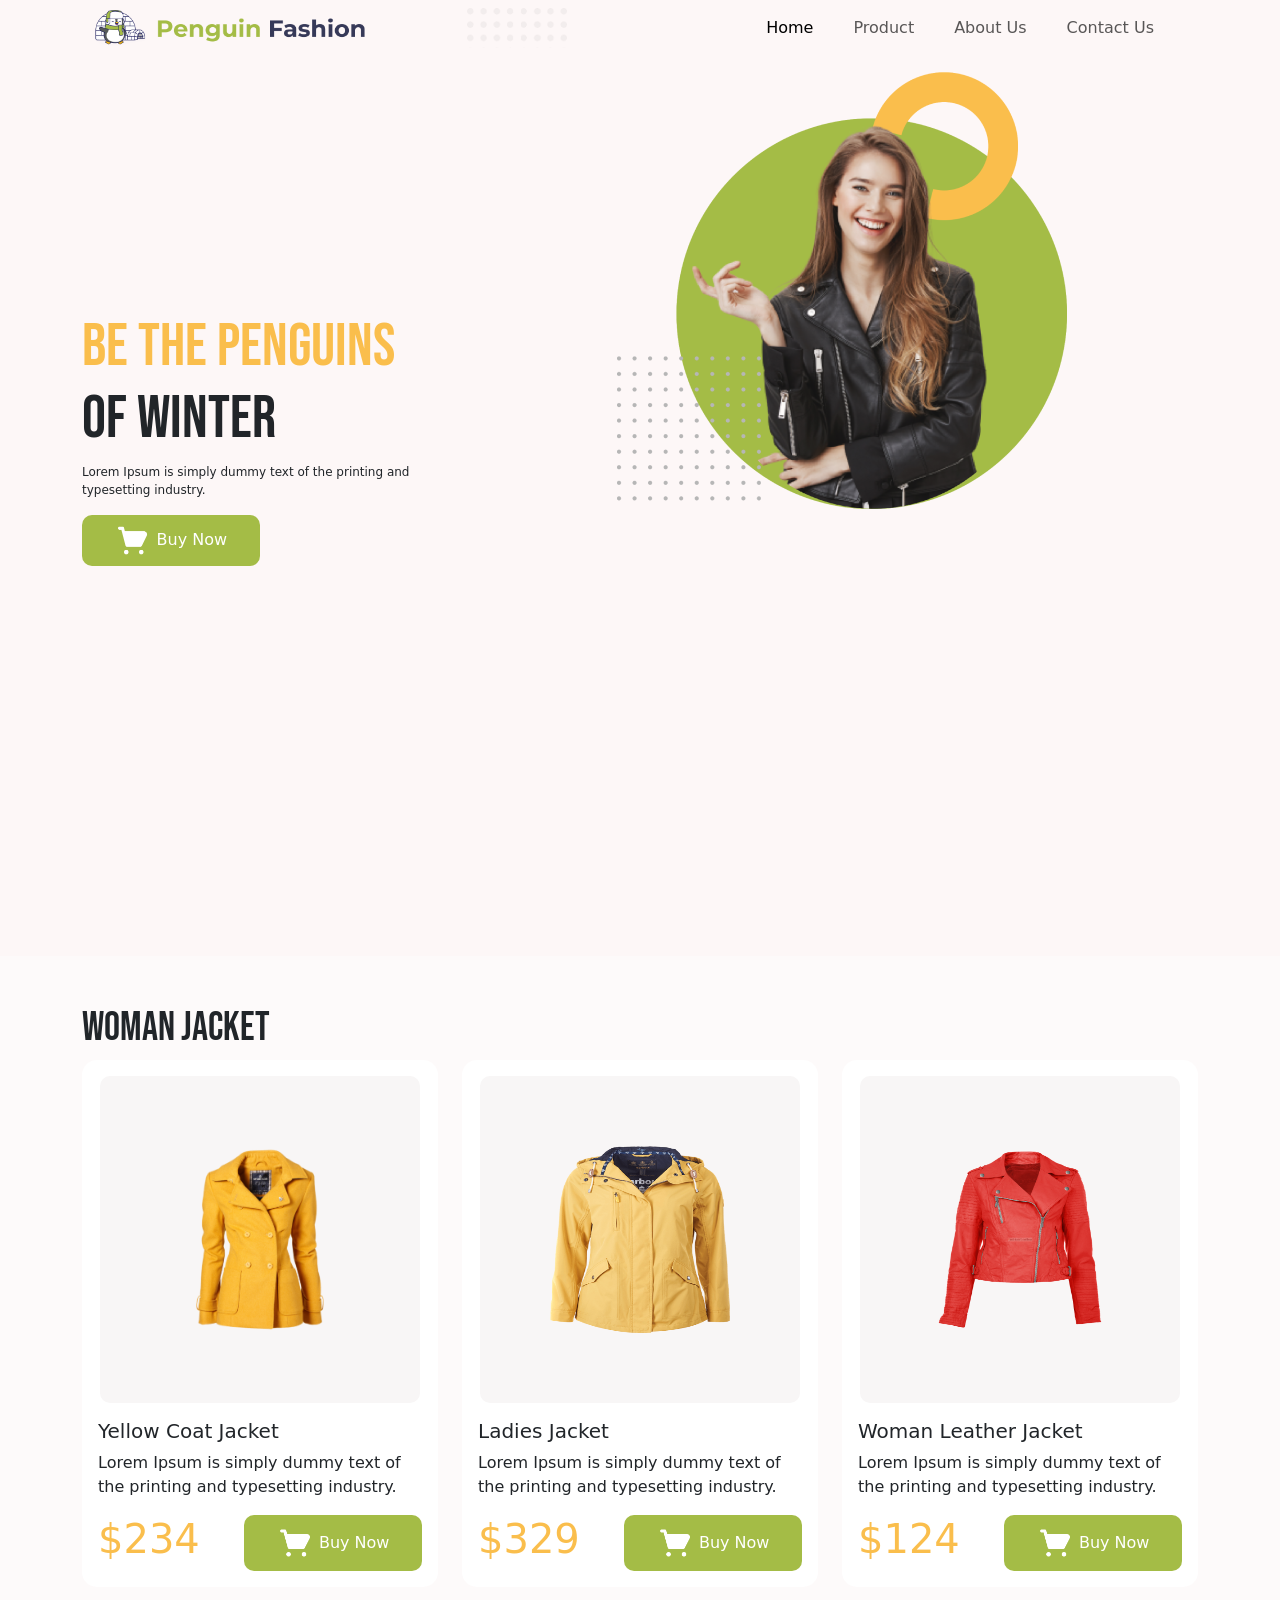
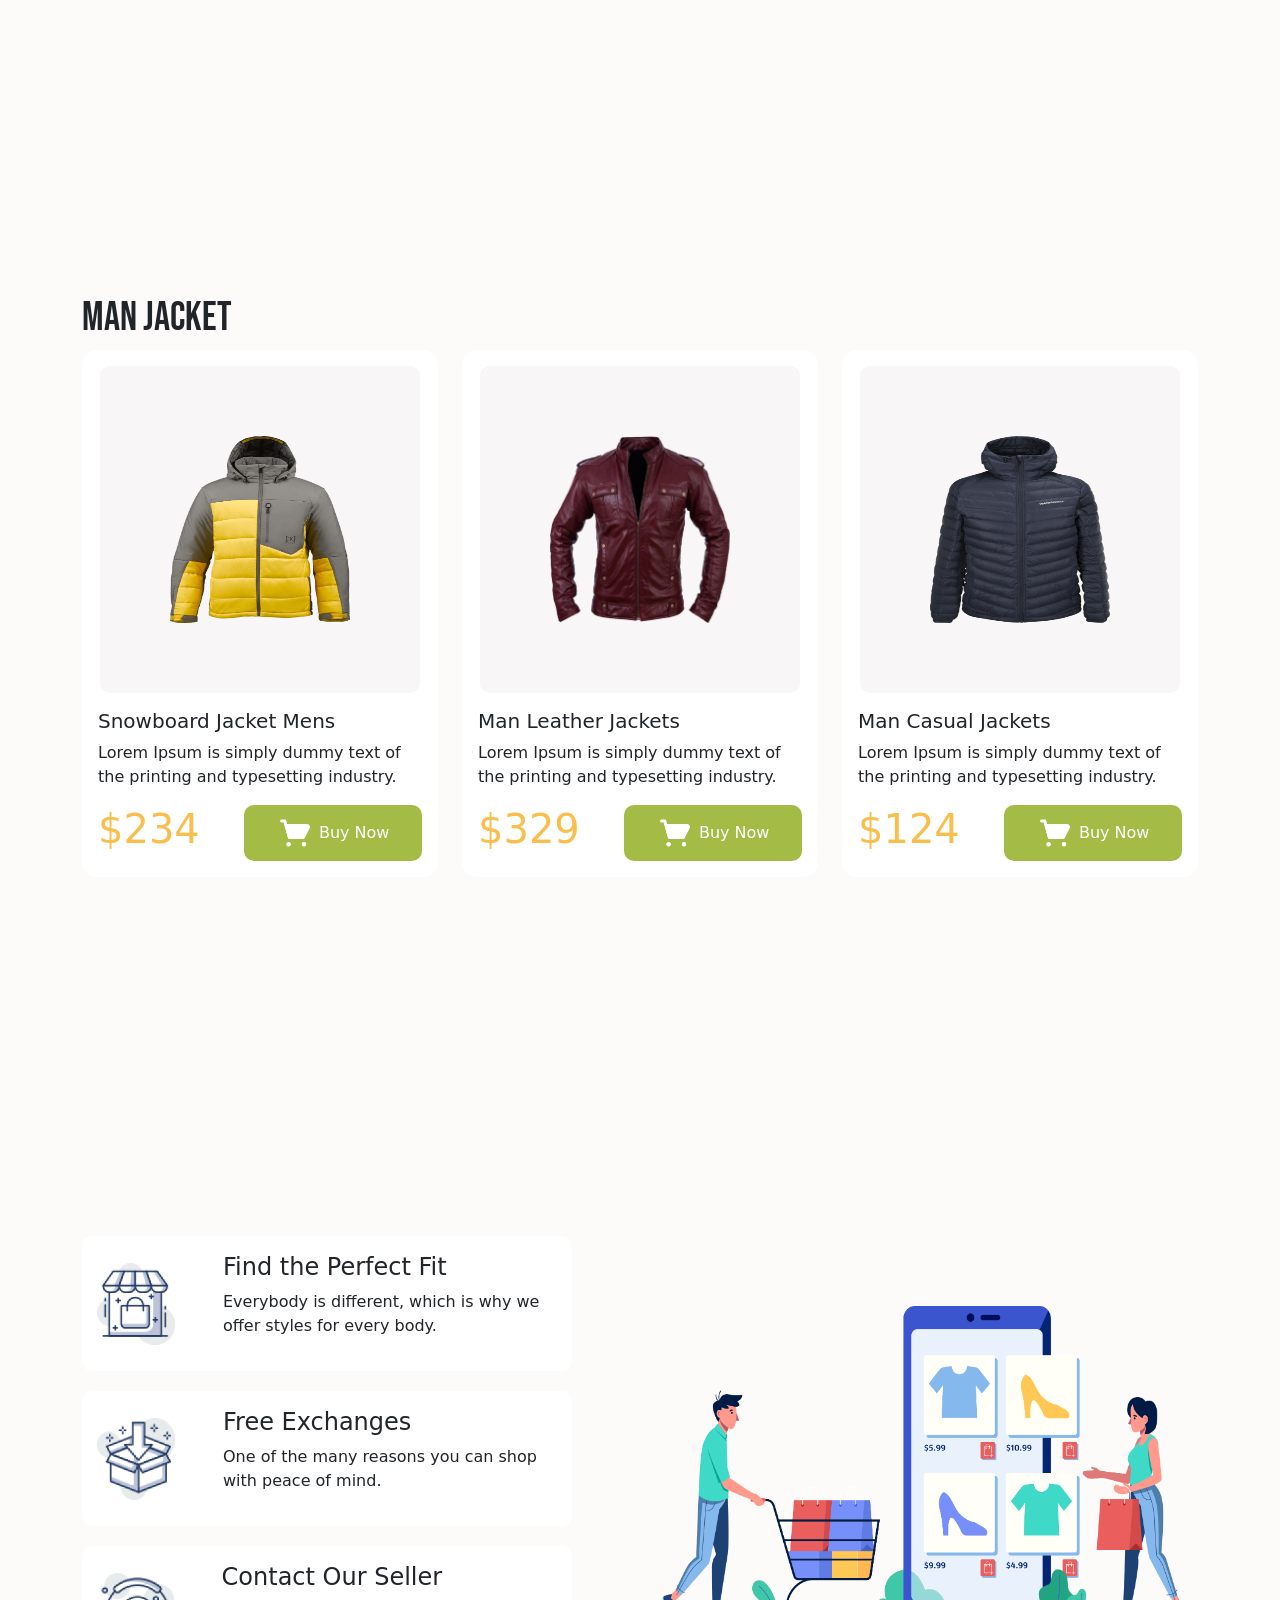
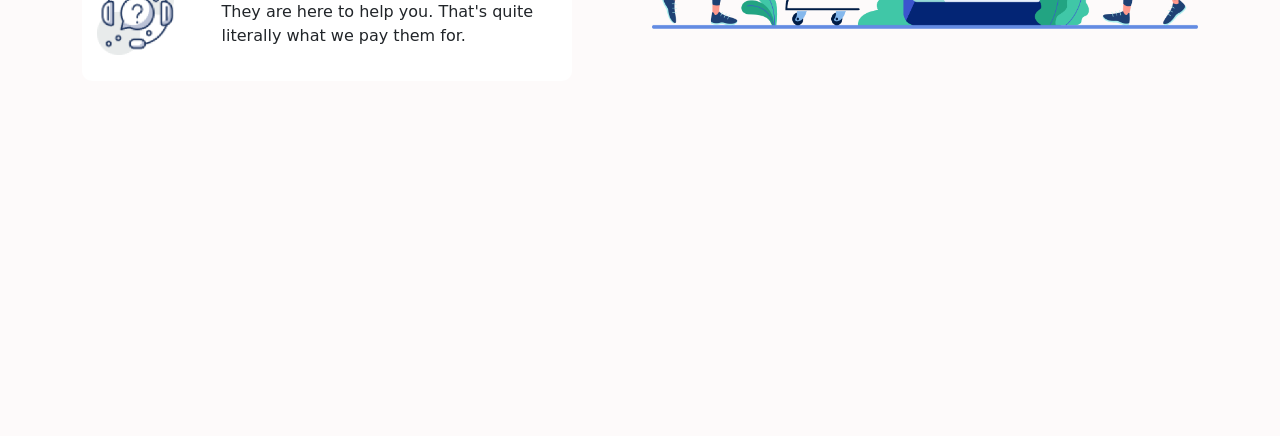
<file: index.html>
<!DOCTYPE html>
<html lang="en">
<head>
    <meta charset="UTF-8">
    <meta http-equiv="X-UA-Compatible" content="IE=edge">
    <meta name="viewport" content="width=device-width, initial-scale=1.0">
    <title>Penguin Fashion</title>
    <link rel="stylesheet" href="style.css">
    <link rel="preconnect" href="https://fonts.gstatic.com">
    <link href="https://fonts.googleapis.com/css2?family=Bebas+Neue&display=swap" rel="stylesheet">
    <link rel="preconnect" href="https://fonts.gstatic.com">
    <link href="https://fonts.googleapis.com/css2?family=Roboto&display=swap" rel="stylesheet">
    <link href="https://cdn.jsdelivr.net/npm/bootstrap@5.0.0/dist/css/bootstrap.min.css" rel="stylesheet" integrity="sha384-wEmeIV1mKuiNpC+IOBjI7aAzPcEZeedi5yW5f2yOq55WWLwNGmvvx4Um1vskeMj0" crossorigin="anonymous">
</head>
<body>
    <section style="background-color: rgb(253, 247, 247);">
      <section class="container">
        <nav class="navbar navbar-expand-lg navbar-light">
            <div class="container-fluid">
                <img src="icon/Group 33072.png" class="w-25" alt="">
                <div class="background-logo"></div>
             
              
              <button class="navbar-toggler" type="button" data-bs-toggle="collapse" data-bs-target="#navbarText" aria-controls="navbarText" aria-expanded="false" aria-label="Toggle navigation">
                <span class="navbar-toggler-icon"></span>
              </button>
              <div class="collapse navbar-collapse" id="navbarText">
                <ul class="navbar-nav ms-auto mb-2 mb-lg-0">
                  <li class="nav-item  me-4">
                    <a class="nav-link active" aria-current="page" href="#">Home</a>
                  </li>
                  <li class="nav-item  me-4">
                    <a class="nav-link" href="#">Product</a>
                  </li>
                  <li class="nav-item  me-4">
                    <a class="nav-link" href="#">About Us</a>
                  </li>
                  <li class="nav-item  me-4">
                    <a class="nav-link" href="#">Contact Us</a>
                  </li>
                </ul>
              </div>
            </div>
          </nav>
    </section>
    <section class="container div-height">
        <div class="div-wid div-gap d-flex align-items-center">
           <div>
            <h1 class="bebas-font font-size"><span class="yellow-color">BE THE PENGUINS</span><br> OF WINTER</h1>
            <p style="font-size: 12px;">Lorem Ipsum is simply dummy text of the printing 
              and typesetting industry.</p>
            <button class="button">
              <img src="icon/shopping-cart 1.png" class="w-25" alt="">
              Buy Now</button>
           </div>
        </div>
        <div class="div-wid">
            <img src="Image/women.png"alt="">
        </div>
    </section>
    </section>


   <section class="card-div-bg">
    <section class="container">
      <div class="pt-5">
        <h1 class="bebas-font align-center">W0MAN JACKET</h1>
      </div>
      <div class="card-div-height">
        <div class="row row-cols-1 row-cols-md-3 g-4">
          <div class="col">
            <div class="card" style="border: none; border-radius:15px;">
              <div class="m-auto mt-3">
                <div class="set-img">
                  <img src="Image/SeekPng 1.png" class="card-img-top img-wid" alt="...">
                </div>
              </div>
              <div class="card-body">
                <h5 class="card-title">Yellow Coat Jacket </h5>
                <p class="card-text">Lorem Ipsum is simply dummy text of the 
                  printing and typesetting industry.</p>
                <div  class="d-flex justify-content-between">
                  <h1 class="yellow-color">$234</h1>
                  <button class="button">
                    <img src="icon/shopping-cart 1.png" class="w-25" alt="">
                    Buy Now</button>
                </div>
              </div>
            </div>
          </div>
          <div class="col">
            <div class="card" style="border: none; border-radius:15px;">
              <div class="m-auto mt-3">
                <div class="set-img">
                  <img src="Image/PngItem_2597366 1.png" class="card-img-top img-wid" alt="...">
                </div>
              </div>
              <div class="card-body">
                <h5 class="card-title">Ladies Jacket </h5>
                <p class="card-text">Lorem Ipsum is simply dummy text of the 
                  printing and typesetting industry.</p>
                <div  class="d-flex justify-content-between">
                  <h1 class="yellow-color">$329</h1>
                  <button class="button">
                    <img src="icon/shopping-cart 1.png" class="w-25" alt="">
                    Buy Now</button>
                </div>
              </div>
            </div>
          </div>
          <div class="col">
            <div class="card" style="border: none; border-radius:15px;">
              <div class="m-auto mt-3">
                <div class="set-img">
                  <img src="Image/image 15.png" class="card-img-top img-wid" alt="...">
                </div>
              </div>
              <div class="card-body">
                <h5 class="card-title">Woman Leather Jacket  </h5>
                <p class="card-text">Lorem Ipsum is simply dummy text of the 
                  printing and typesetting industry.</p>
                <div  class="d-flex justify-content-between">
                  <h1 class="yellow-color">$124</h1>
                  <button class="button">
                    <img src="icon/shopping-cart 1.png" class="w-25" alt="">
                    Buy Now</button>
                </div>
              </div>
            </div>
          </div>
        </div>
      </div>
    </section>
   </section>


   <section class="card-div-bg">
    <section class="container">
      <div class="pt-5">
        <h1 class="bebas-font">MAN JACKET</h1>
      </div>
      <div class="card-div-height">
        <div class="row row-cols-1 row-cols-md-3 g-4">
          <div class="col">
            <div class="card" style="border: none; border-radius:15px;">
              <div class="m-auto mt-3">
                <div class="set-img">
                  <img src="Image/image 11.png" class="card-img-top img-wid" alt="...">
                </div>
              </div>
              <div class="card-body">
                <h5 class="card-title">Snowboard Jacket Mens </h5>
                <p class="card-text">Lorem Ipsum is simply dummy text of the 
                  printing and typesetting industry.</p>
                <div  class="d-flex justify-content-between">
                  <h1 class="yellow-color">$234</h1>
                  <button class="button">
                    <img src="icon/shopping-cart 1.png" class="w-25" alt="">
                    Buy Now</button>
                </div>
              </div>
            </div>
          </div>
          <div class="col">
            <div class="card" style="border: none; border-radius:15px;">
              <div class="m-auto mt-3">
                <div class="set-img">
                  <img src="Image/vippng 1.png" class="card-img-top img-wid" alt="...">
                </div>
              </div>
              <div class="card-body">
                <h5 class="card-title">Man Leather Jackets</h5>
                <p class="card-text">Lorem Ipsum is simply dummy text of the 
                  printing and typesetting industry.</p>
                <div  class="d-flex justify-content-between">
                  <h1 class="yellow-color">$329</h1>
                  <button class="button">
                    <img src="icon/shopping-cart 1.png" class="w-25" alt="">
                    Buy Now</button>
                </div>
              </div>
            </div>
          </div>
          <div class="col">
            <div class="card" style="border: none; border-radius:15px;">
              <div class="m-auto mt-3">
                <div class="set-img">
                  <img src="Image/toppng 1.png" class="card-img-top img-wid" alt="...">
                </div>
              </div>
              <div class="card-body">
                <h5 class="card-title">Man Casual Jackets </h5>
                <p class="card-text">Lorem Ipsum is simply dummy text of the 
                  printing and typesetting industry.</p>
                <div  class="d-flex justify-content-between">
                  <h1 class="yellow-color">$124</h1>
                  <button class="button">
                    <img src="icon/shopping-cart 1.png" class="w-25" alt="">
                    Buy Now</button>
                </div>
              </div>
            </div>
          </div>
        </div>
      </div>
    </section>
   </section>


   <section class="card-div-bg">
     <section class="container div-height">
       <div class="style-last-part">
         <div class="row">
           <div class="col-md-6">
             <div class="fix-box">
              <div class="box-size align-last-div-item">
                <img src="icon/image 12.png" class="icon-img-size" alt="">
                <div class="ms-5">
                 <h4>Find the Perfect Fit</h4>
                 <p>Everybody is different, which is why we  <br>
                  offer styles for every body.</p>
                </div>
              </div>
             </div>
            <div class="fix-box">
              <div class="box-size align-last-div-item">
                <img src="icon/image 13.png" class="icon-img-size" alt="">
                <div class="ms-5">
                 <h4>Free Exchanges</h4>
                 <p>One of the many reasons you can shop
                  with peace of mind.</p>
                </div>
              </div>
            </div>
            <div class="fix-box">
              <div class="box-size align-last-div-item">
                <img src="icon/image 14.png" class="icon-img-size" alt="">
                <div class="ms-5">
                 <h4>Contact Our Seller</h4>
                 <p>They are here to help you. That's quite 
                  literally what we pay them for.</p>
                </div>
              </div>
            </div>
           </div>
           <div class="col-md-6">
             <img src="icon/XMLID 1.png" class="last-div-img" alt="">
           </div>
         </div>
         <div class="row"></div>
       </div>

     </section>
   </section>
    <script src="https://cdn.jsdelivr.net/npm/bootstrap@5.0.0/dist/js/bootstrap.bundle.min.js" integrity="sha384-p34f1UUtsS3wqzfto5wAAmdvj+osOnFyQFpp4Ua3gs/ZVWx6oOypYoCJhGGScy+8" crossorigin="anonymous"></script>
</body>
</html>
</file>
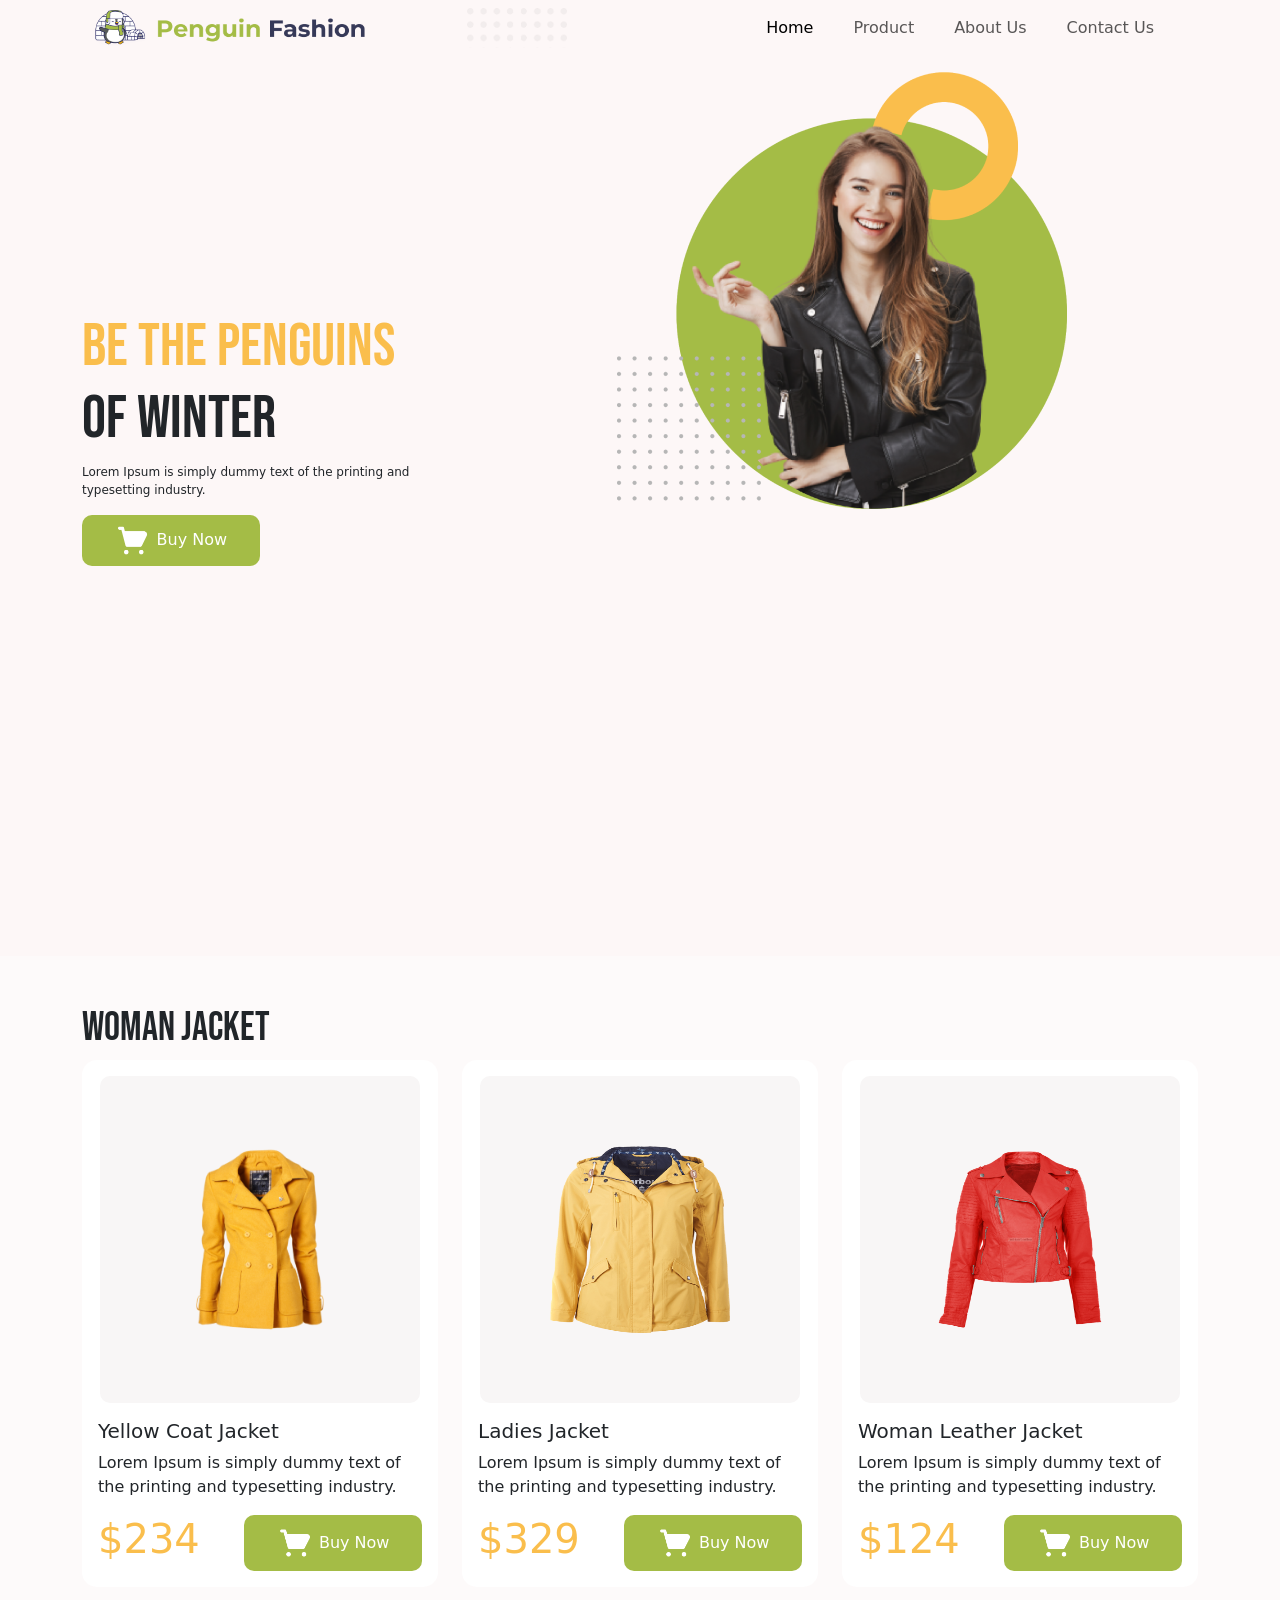
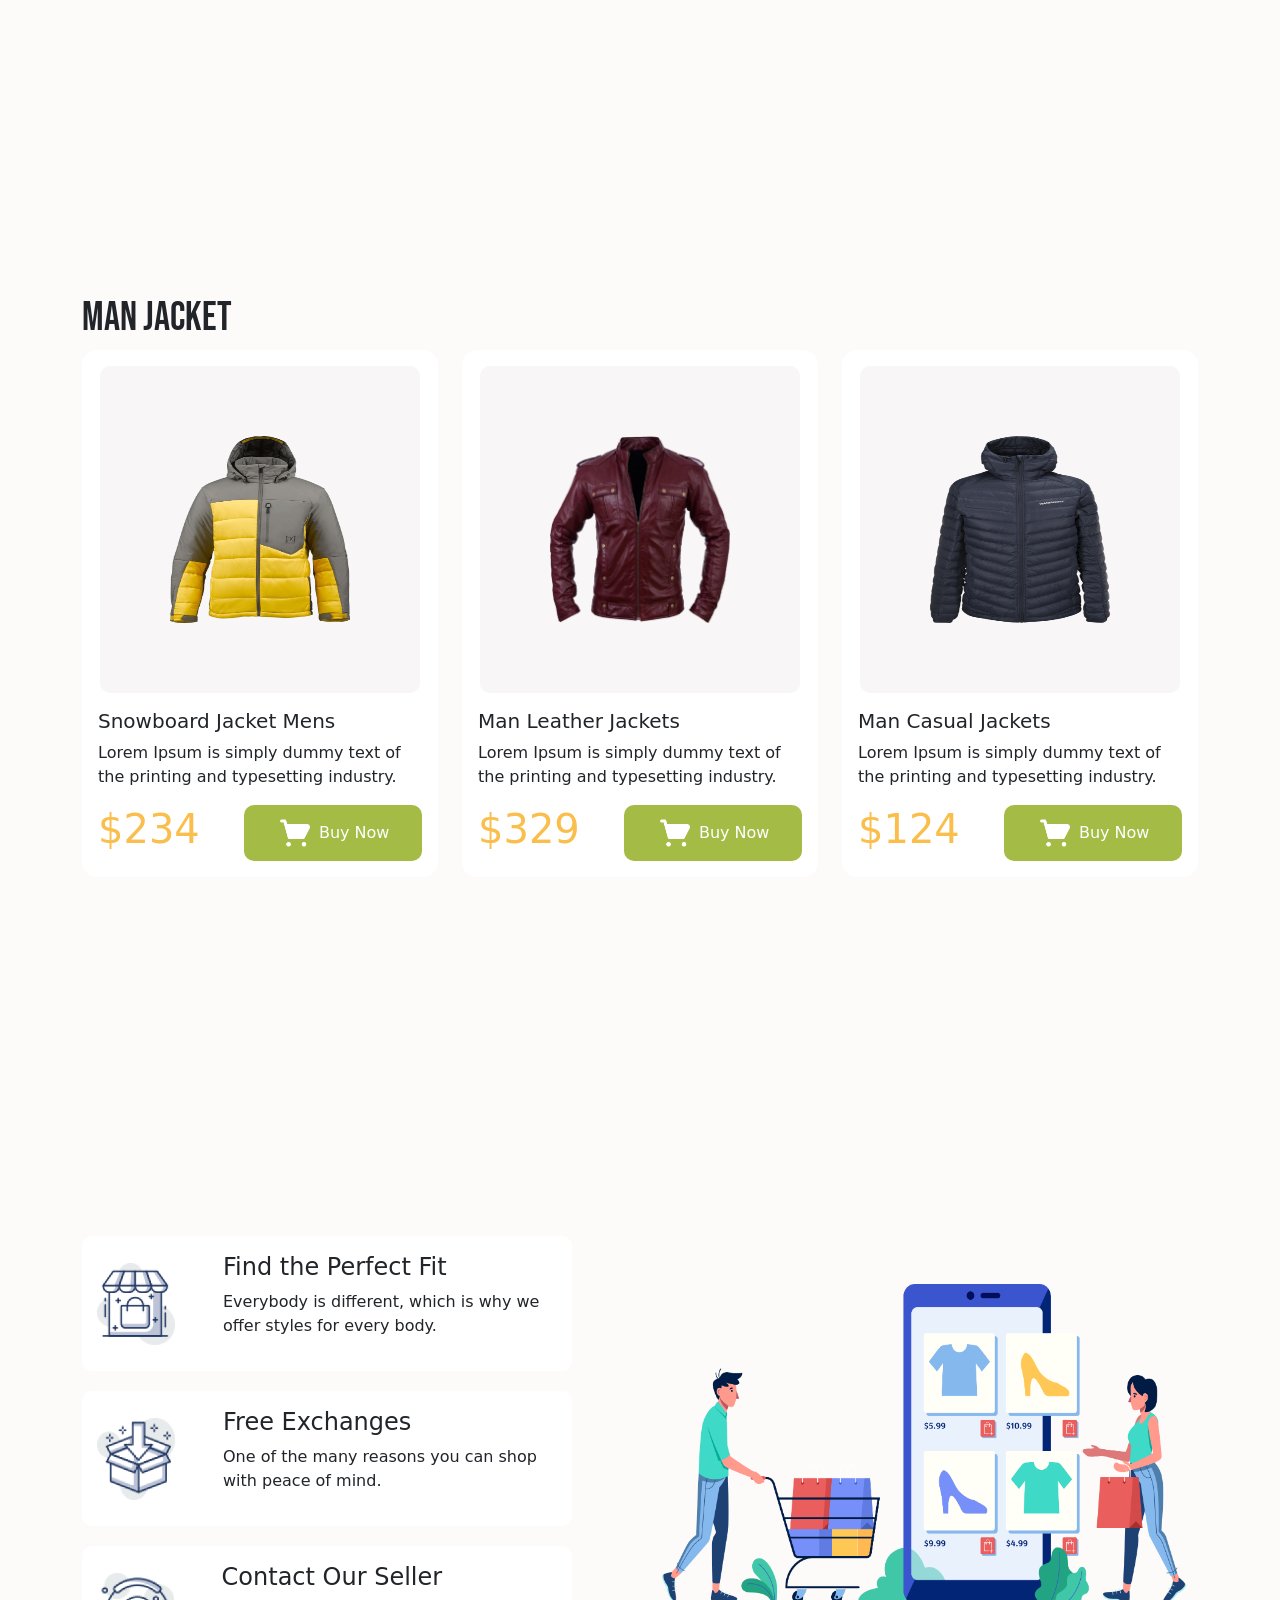
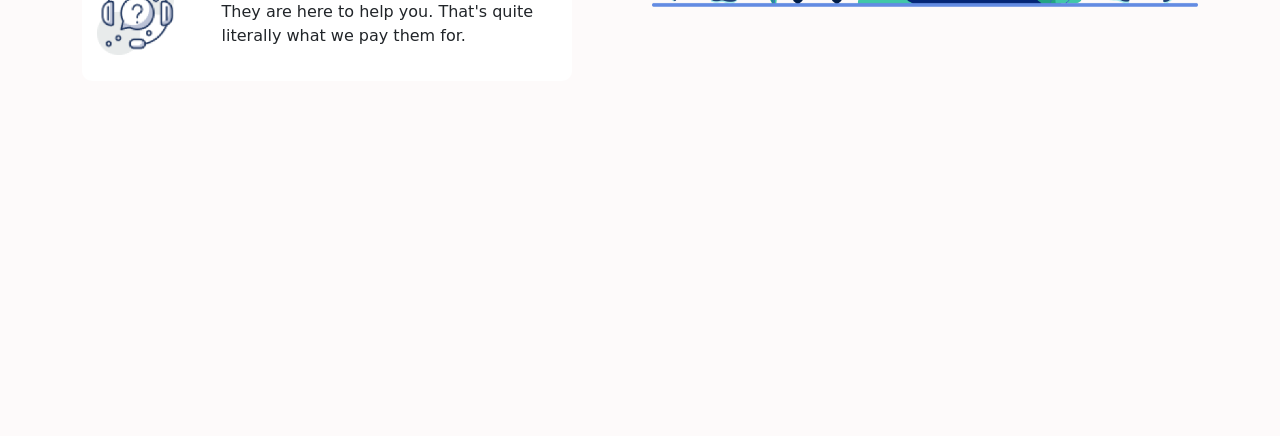
<file: resourse/index.html>
<!DOCTYPE html>
<html lang="en">
<head>
    <meta charset="UTF-8">
    <meta http-equiv="X-UA-Compatible" content="IE=edge">
    <meta name="viewport" content="width=device-width, initial-scale=1.0">
    <title>Penguin Fashion</title>
    <link rel="stylesheet" href="style.css">
    <link rel="preconnect" href="https://fonts.gstatic.com">
    <link href="https://fonts.googleapis.com/css2?family=Bebas+Neue&display=swap" rel="stylesheet">
    <link rel="preconnect" href="https://fonts.gstatic.com">
    <link href="https://fonts.googleapis.com/css2?family=Roboto&display=swap" rel="stylesheet">
    <link href="https://cdn.jsdelivr.net/npm/bootstrap@5.0.0/dist/css/bootstrap.min.css" rel="stylesheet" integrity="sha384-wEmeIV1mKuiNpC+IOBjI7aAzPcEZeedi5yW5f2yOq55WWLwNGmvvx4Um1vskeMj0" crossorigin="anonymous">
</head>
<body>
    <section style="background-color: rgb(253, 247, 247);">
      <section class="container">
        <nav class="navbar navbar-expand-lg navbar-light">
            <div class="container-fluid">
                <img src="icon/Group 33072.png" class="w-25" alt="">
                <div class="background-logo"></div>
             
              
              <button class="navbar-toggler" type="button" data-bs-toggle="collapse" data-bs-target="#navbarText" aria-controls="navbarText" aria-expanded="false" aria-label="Toggle navigation">
                <span class="navbar-toggler-icon"></span>
              </button>
              <div class="collapse navbar-collapse" id="navbarText">
                <ul class="navbar-nav ms-auto mb-2 mb-lg-0">
                  <li class="nav-item  me-4">
                    <a class="nav-link active" aria-current="page" href="#">Home</a>
                  </li>
                  <li class="nav-item  me-4">
                    <a class="nav-link" href="#">Product</a>
                  </li>
                  <li class="nav-item  me-4">
                    <a class="nav-link" href="#">About Us</a>
                  </li>
                  <li class="nav-item  me-4">
                    <a class="nav-link" href="#">Contact Us</a>
                  </li>
                </ul>
              </div>
            </div>
          </nav>
    </section>
    <section class="container div-height">
        <div class="div-wid div-gap d-flex align-items-center">
           <div>
            <h1 class="bebas-font font-size"><span class="yellow-color">BE THE PENGUINS</span><br> OF WINTER</h1>
            <p style="font-size: 12px;">Lorem Ipsum is simply dummy text of the printing 
              and typesetting industry.</p>
            <button class="button">
              <img src="icon/shopping-cart 1.png" class="w-25" alt="">
              Buy Now</button>
           </div>
        </div>
        <div class="div-wid">
            <img src="Image/women.png"alt="">
        </div>
    </section>
    </section>


   <section class="card-div-bg">
    <section class="container">
      <div class="pt-5">
        <h1 class="bebas-font">W0MAN JACKET</h1>
      </div>
      <div class="card-div-height">
        <div class="row row-cols-1 row-cols-md-3 g-4">
          <div class="col">
            <div class="card" style="border: none; border-radius:15px;">
              <div class="m-auto mt-3">
                <div class="set-img">
                  <img src="Image/SeekPng 1.png" class="card-img-top img-wid" alt="...">
                </div>
              </div>
              <div class="card-body">
                <h5 class="card-title">Yellow Coat Jacket </h5>
                <p class="card-text">Lorem Ipsum is simply dummy text of the 
                  printing and typesetting industry.</p>
                <div  class="d-flex justify-content-between">
                  <h1 class="yellow-color">$234</h1>
                  <button class="button">
                    <img src="icon/shopping-cart 1.png" class="w-25" alt="">
                    Buy Now</button>
                </div>
              </div>
            </div>
          </div>
          <div class="col">
            <div class="card" style="border: none; border-radius:15px;">
              <div class="m-auto mt-3">
                <div class="set-img">
                  <img src="Image/PngItem_2597366 1.png" class="card-img-top img-wid" alt="...">
                </div>
              </div>
              <div class="card-body">
                <h5 class="card-title">Ladies Jacket </h5>
                <p class="card-text">Lorem Ipsum is simply dummy text of the 
                  printing and typesetting industry.</p>
                <div  class="d-flex justify-content-between">
                  <h1 class="yellow-color">$329</h1>
                  <button class="button">
                    <img src="icon/shopping-cart 1.png" class="w-25" alt="">
                    Buy Now</button>
                </div>
              </div>
            </div>
          </div>
          <div class="col">
            <div class="card" style="border: none; border-radius:15px;">
              <div class="m-auto mt-3">
                <div class="set-img">
                  <img src="Image/image 15.png" class="card-img-top img-wid" alt="...">
                </div>
              </div>
              <div class="card-body">
                <h5 class="card-title">Woman Leather Jacket  </h5>
                <p class="card-text">Lorem Ipsum is simply dummy text of the 
                  printing and typesetting industry.</p>
                <div  class="d-flex justify-content-between">
                  <h1 class="yellow-color">$124</h1>
                  <button class="button">
                    <img src="icon/shopping-cart 1.png" class="w-25" alt="">
                    Buy Now</button>
                </div>
              </div>
            </div>
          </div>
        </div>
      </div>
    </section>
   </section>


   <section class="card-div-bg">
    <section class="container">
      <div class="pt-5">
        <h1 class="bebas-font">MAN JACKET</h1>
      </div>
      <div class="card-div-height">
        <div class="row row-cols-1 row-cols-md-3 g-4">
          <div class="col">
            <div class="card" style="border: none; border-radius:15px;">
              <div class="m-auto mt-3">
                <div class="set-img">
                  <img src="Image/image 11.png" class="card-img-top img-wid" alt="...">
                </div>
              </div>
              <div class="card-body">
                <h5 class="card-title">Snowboard Jacket Mens </h5>
                <p class="card-text">Lorem Ipsum is simply dummy text of the 
                  printing and typesetting industry.</p>
                <div  class="d-flex justify-content-between">
                  <h1 class="yellow-color">$234</h1>
                  <button class="button">
                    <img src="icon/shopping-cart 1.png" class="w-25" alt="">
                    Buy Now</button>
                </div>
              </div>
            </div>
          </div>
          <div class="col">
            <div class="card" style="border: none; border-radius:15px;">
              <div class="m-auto mt-3">
                <div class="set-img">
                  <img src="Image/vippng 1.png" class="card-img-top img-wid" alt="...">
                </div>
              </div>
              <div class="card-body">
                <h5 class="card-title">Man Leather Jackets</h5>
                <p class="card-text">Lorem Ipsum is simply dummy text of the 
                  printing and typesetting industry.</p>
                <div  class="d-flex justify-content-between">
                  <h1 class="yellow-color">$329</h1>
                  <button class="button">
                    <img src="icon/shopping-cart 1.png" class="w-25" alt="">
                    Buy Now</button>
                </div>
              </div>
            </div>
          </div>
          <div class="col">
            <div class="card" style="border: none; border-radius:15px;">
              <div class="m-auto mt-3">
                <div class="set-img">
                  <img src="Image/toppng 1.png" class="card-img-top img-wid" alt="...">
                </div>
              </div>
              <div class="card-body">
                <h5 class="card-title">Man Casual Jackets </h5>
                <p class="card-text">Lorem Ipsum is simply dummy text of the 
                  printing and typesetting industry.</p>
                <div  class="d-flex justify-content-between">
                  <h1 class="yellow-color">$124</h1>
                  <button class="button">
                    <img src="icon/shopping-cart 1.png" class="w-25" alt="">
                    Buy Now</button>
                </div>
              </div>
            </div>
          </div>
        </div>
      </div>
    </section>
   </section>


   <section class="card-div-bg">
     <section class="container div-height">
       <div class="style-last-part">
         <div class="row">
           <div class="col-md-6">
             <div class="box-size d-flex justify-content-start align-items-center">
               <img src="icon/image 12.png" class="icon-img-size" alt="">
               <div class="ms-5">
                <h4>Find the Perfect Fit</h4>
                <p>Everybody is different, which is why we  <br>
                 offer styles for every body.</p>
               </div>
             </div>
             <div class="box-size d-flex justify-content-start align-items-center">
              <img src="icon/image 13.png" class="icon-img-size" alt="">
              <div class="ms-5">
               <h4>Free Exchanges</h4>
               <p>One of the many reasons you can shop
                with peace of mind.</p>
              </div>
            </div>
            <div class="box-size d-flex justify-content-start align-items-center">
              <img src="icon/image 14.png" class="icon-img-size" alt="">
              <div class="ms-5">
               <h4>Contact Our Seller</h4>
               <p>They are here to help you. That's quite 
                literally what we pay them for.</p>
              </div>
            </div>
           </div>
           <div class="col-md-6">
             <img src="icon/XMLID 1.png" class="w-100 pt-5" alt="">
           </div>
         </div>
         <div class="row"></div>
       </div>

     </section>
   </section>
    <script src="https://cdn.jsdelivr.net/npm/bootstrap@5.0.0/dist/js/bootstrap.bundle.min.js" integrity="sha384-p34f1UUtsS3wqzfto5wAAmdvj+osOnFyQFpp4Ua3gs/ZVWx6oOypYoCJhGGScy+8" crossorigin="anonymous"></script>
</body>
</html>
</file>
<file: style.css>
*{
    margin: 0;
    padding: 0;
}
body{
    font-family: 'Roboto', sans-serif;
}
.background-logo{
   background-image: url("icon/bg-2.png");
   background-size: 100px;
   background-repeat: no-repeat;
   margin-left: 100px;
   height: 40px;
   width: 150px;
}
.div-wid{
    width: 30%;
    float: left;
    height: 85vh;
}
.yellow-color{
    color: rgba(250, 190, 76, 1);
}
.bebas-font{
    font-family: 'Bebas Neue', cursive;
    font-weight:500;
    font-style: normal;
}
.button{
    padding: 7px 15px;
    background-color: rgba(164, 188, 70, 1);
    border-radius: 10px;
    color: white;
    border: none;
}
.font-size{
    font-size: 60px;
}
.div-gap{
    margin-right: 200px;
}
.div-height{
    height:100vh;
}
.img-wid{
    height: 100%;
    padding: 70px;
}
.set-img{
    width: 320px;
    height: 327px;
    background-color:rgb(248, 246, 246);
    border-radius: 10px;
}
.style-card{
    border: none;
}
.card-div-height{
    height: 90vh;
}
.card-div-bg{
    background-color: rgb(253, 250, 250);
}
.box-size{
    width: 490px;
    height: 135px;
    background-color: rgb(255, 255, 255);
    padding-left: 15px;
    border-radius: 10px;
    margin-bottom: 20px;
}
.align-last-div-item{
    display: flex;
    justify-content: start;
    align-items: center;
    
}
.icon-img-size{
    width: 78px;
    height: 82px;
}
.style-last-part{
    padding-top: 100px;
}
.last-div-img{
    width: 100%;
    padding-top: 70px;
}
.float-item{
    float:left;
    margin-right: 43px;
}
@media screen and (max-width: 600px) {
    .div-wid{
        float:none;  
        width: 100%;
        height:70vh;
    }
    .div-wid img{
        width: 100%;
    }
    .div-height{
        height: 160vh;
    }
    .align-center{
        text-align: center;
        font-size:40px;
    }
    .card-div-height{
        height: 250vh;
    }
    .box-size{
        height: 200px;
        width: 350px;
    }
    .align-last-div-item{
        display:inline-block;
        text-align: center;
    }
    .fix-box{
        width:100%;
        display: flex;
        justify-content: center;
    }
    
  }
</file>
<file: resourse/style.css>
*{
    margin: 0;
    padding: 0;
}
body{
    font-family: 'Roboto', sans-serif;
}
.background-logo{
   background-image: url("icon/bg-2.png");
   background-size: 100px;
   background-repeat: no-repeat;
   margin-left: 100px;
   height: 40px;
   width: 150px;
}
.div-wid{
    width: 30%;
    float: left;
    height: 85vh;
}
.yellow-color{
    color: rgba(250, 190, 76, 1);
}
.bebas-font{
    font-family: 'Bebas Neue', cursive;
    font-weight:500;
    font-style: normal;
}
.button{
    padding: 7px 15px;
    background-color: rgba(164, 188, 70, 1);
    border-radius: 10px;
    color: white;
    border: none;
}
.font-size{
    font-size: 60px;
}
.div-gap{
    margin-right: 200px;
}
.div-height{
    height:100vh;
}
.img-wid{
    height: 100%;
    padding: 70px;
}
.set-img{
    width: 320px;
    height: 327px;
    background-color:rgb(248, 246, 246);
    border-radius: 10px;
}
.style-card{
    border: none;
}
.card-div-height{
    height: 90vh;
}
.card-div-bg{
    background-color: rgb(253, 250, 250);
}
.box-size{
    width: 490px;
    height: 135px;
    background-color: white;
    padding-left: 15px;
    border-radius: 10px;
    margin-bottom: 20px;
}
.icon-img-size{
    width: 78px;
    height: 82px;
}
.style-last-part{
    padding-top: 100px;
}
</file>
